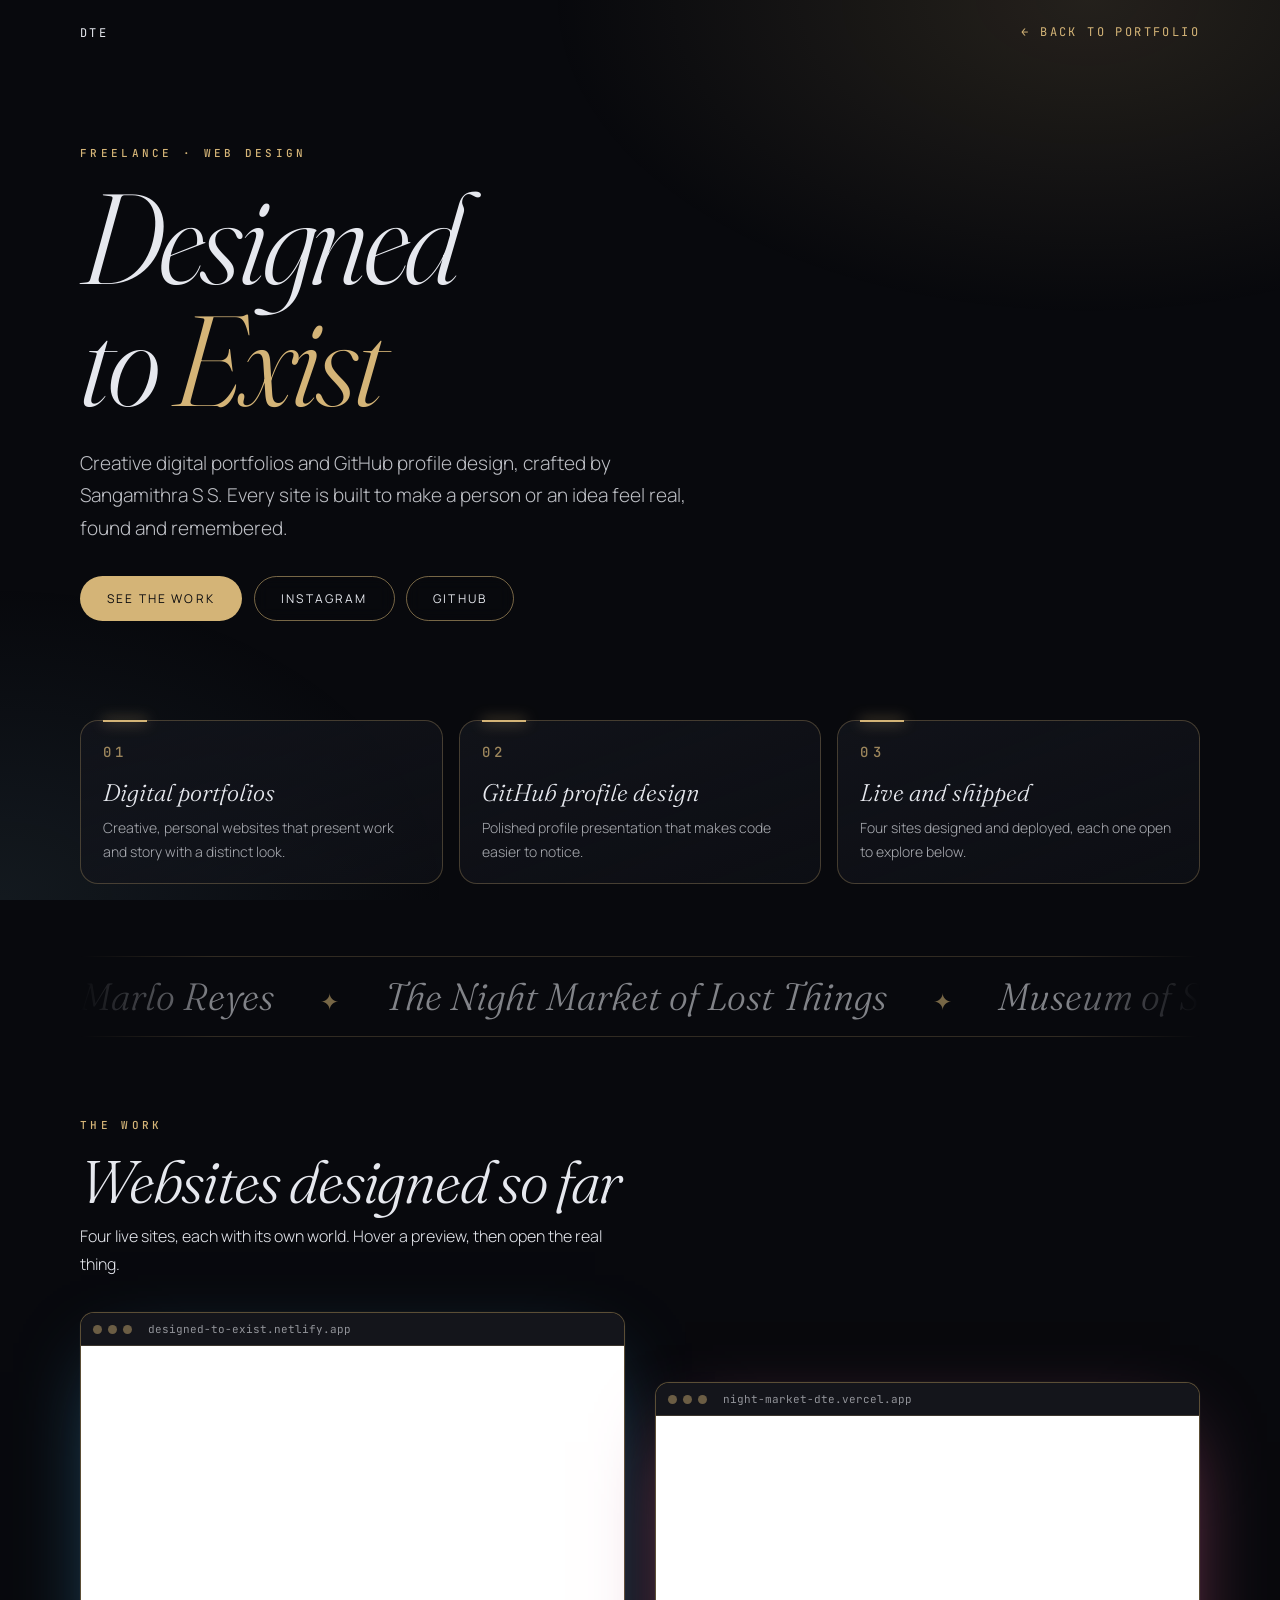
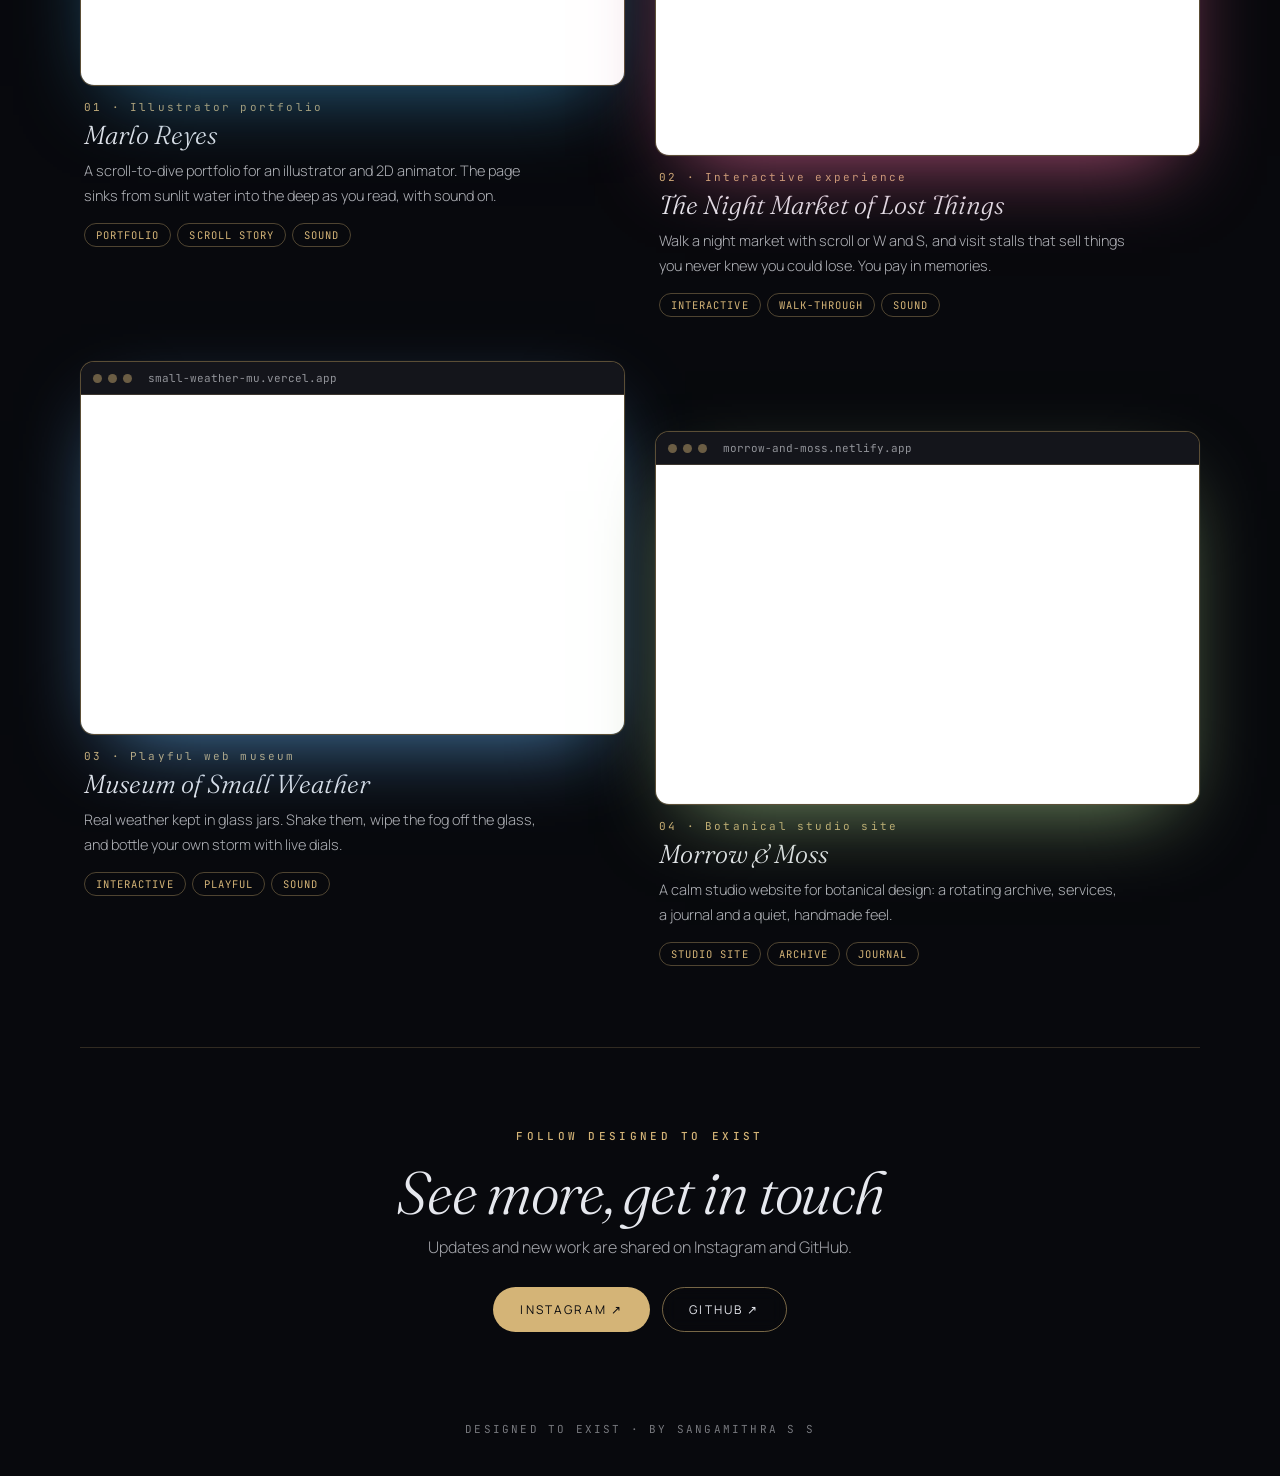
<file: dte.html>
<!DOCTYPE html>
<html lang="en">
<head>
<meta charset="utf-8">
<meta name="viewport" content="width=device-width, initial-scale=1, viewport-fit=cover">
<title>Designed to Exist — Freelance web design by Sangamithra S S</title>
<meta name="description" content="Designed to Exist (DTE): creative digital portfolios and GitHub profile design. Explore the websites designed so far.">
<meta name="theme-color" content="#08090D">
<meta property="og:title" content="Designed to Exist">
<meta property="og:description" content="Creative digital portfolios and GitHub profile design.">
<meta property="og:type" content="website">
<link rel="icon" type="image/png" sizes="32x32" href="/favicon-32x32.png?v=3">
<link rel="icon" type="image/png" sizes="16x16" href="/favicon-16x16.png?v=3">
<link rel="shortcut icon" href="/favicon.ico?v=3">
<link rel="apple-touch-icon" href="/apple-touch-icon.png?v=3">
<link href="https://fonts.googleapis.com/css2?family=Fraunces:ital,opsz,wght@0,9..144,300;1,9..144,300&family=Manrope:wght@300;400;600&family=JetBrains+Mono:wght@400;500&display=swap" rel="stylesheet">
<link rel="stylesheet" href="css/dte.css">
</head>
<body>
<div class="wrap">
<nav><span>DTE</span><a href="./#resume">← Back to portfolio</a></nav>

<header class="hero rv">
<p class="k">Freelance · Web design</p>
<h1>Designed<br>to <em>Exist</em></h1>
<p class="lead">Creative digital portfolios and GitHub profile design, crafted by Sangamithra S S. Every site is built to make a person or an idea feel real, found and remembered.</p>
<div class="row">
<a class="btn pri" href="#work">See the work</a>
<a class="btn" href="https://www.instagram.com/designed_toexist/" target="_blank" rel="noopener">Instagram</a>
<a class="btn" href="https://github.com/designedtoexist" target="_blank" rel="noopener">GitHub</a>
</div>
</header>

<section class="offer rv" aria-label="What DTE does">
<div class="card"><p class="k">01</p><h3>Digital portfolios</h3><p>Creative, personal websites that present work and story with a distinct look.</p></div>
<div class="card"><p class="k">02</p><h3>GitHub profile design</h3><p>Polished profile presentation that makes code easier to notice.</p></div>
<div class="card"><p class="k">03</p><h3>Live and shipped</h3><p>Four sites designed and deployed, each one open to explore below.</p></div>
</section>

<div class="mq rv" aria-hidden="true"><div><span>Marlo Reyes</span><span>The Night Market of Lost Things</span><span>Museum of Small Weather</span><span>Morrow &amp; Moss</span><span>Marlo Reyes</span><span>The Night Market of Lost Things</span><span>Museum of Small Weather</span><span>Morrow &amp; Moss</span></div></div>

<main id="work">
<p class="k rv">The work</p>
<h2 class="rv">Websites designed so far</h2>
<p class="sub rv">Four live sites, each with its own world. Hover a preview, then open the real thing.</p>
<div class="grid" id="sites"></div>
</main>

<section class="cta rv">
<p class="k">Follow Designed to Exist</p>
<h2>See more, get in touch</h2>
<p class="sub" style="margin:0 auto">Updates and new work are shared on Instagram and GitHub.</p>
<div class="row">
<a class="btn pri" href="https://www.instagram.com/designed_toexist/" target="_blank" rel="noopener">Instagram ↗</a>
<a class="btn" href="https://github.com/designedtoexist" target="_blank" rel="noopener">GitHub ↗</a>
</div>
</section>
<footer>Designed to Exist · by Sangamithra S S</footer>
</div>

<script>
const SITES=[
 {n:'Marlo Reyes',u:'https://designed-to-exist.netlify.app/',t:'Illustrator portfolio',d:'A scroll-to-dive portfolio for an illustrator and 2D animator. The page sinks from sunlit water into the deep as you read, with sound on.',g:['Portfolio','Scroll story','Sound'],c:'#2d6a8f'},
 {n:'The Night Market of Lost Things',u:'https://night-market-dte.vercel.app/',t:'Interactive experience',d:'Walk a night market with scroll or W and S, and visit stalls that sell things you never knew you could lose. You pay in memories.',g:['Interactive','Walk-through','Sound'],c:'#b4527a'},
 {n:'Museum of Small Weather',u:'https://small-weather-mu.vercel.app/',t:'Playful web museum',d:'Real weather kept in glass jars. Shake them, wipe the fog off the glass, and bottle your own storm with live dials.',g:['Interactive','Playful','Sound'],c:'#4d86b8'},
 {n:'Morrow & Moss',u:'https://morrow-and-moss.netlify.app/',t:'Botanical studio site',d:'A calm studio website for botanical design: a rotating archive, services, a journal and a quiet, handmade feel.',g:['Studio site','Archive','Journal'],c:'#7c9a6a'}
];
const g=document.getElementById('sites');
g.innerHTML=SITES.map((s,i)=>`<article class="site rv" style="--c:${s.c}"><a class="bw" href="${s.u}" target="_blank" rel="noopener" aria-label="Open ${s.n}"><div class="br"><i></i><i></i><i></i><u>${s.u.replace(/^https?:\/\//,'').replace(/\/$/,'')}</u></div><div class="vp"><b>${s.n}</b><iframe title="${s.n} preview" tabindex="-1" data-src="${s.u}" loading="lazy" referrerpolicy="no-referrer" sandbox="allow-scripts allow-same-origin"></iframe><span class="ov">Open live site ↗</span></div></a><div class="meta"><small>${String(i+1).padStart(2,'0')} · ${s.t}</small><h3>${s.n}</h3><p>${s.d}</p><div class="tags">${s.g.map(x=>`<span>${x}</span>`).join('')}</div></div></article>`).join('');
const fit=()=>document.querySelectorAll('.vp iframe').forEach(f=>{const v=f.parentNode,sc=v.clientWidth/1280;f.style.width='1280px';f.style.height=v.clientHeight/sc+'px';f.style.transform=`scale(${sc})`});
fit();addEventListener('resize',fit);
const io=new IntersectionObserver(es=>es.forEach(e=>{if(!e.isIntersecting)return;e.target.classList.add('on');const f=e.target.querySelector('iframe');if(f&&!f.src){f.onload=()=>f.classList.add('ok');f.src=f.dataset.src}io.unobserve(e.target)}),{threshold:.12});
document.querySelectorAll('.rv').forEach(el=>io.observe(el));
if(matchMedia('(hover:hover) and (prefers-reduced-motion:no-preference)').matches)document.querySelectorAll('.site').forEach(s=>{const b=s.querySelector('.bw');s.addEventListener('pointermove',e=>{const r=b.getBoundingClientRect(),x=(e.clientX-r.left)/r.width-.5,y=(e.clientY-r.top)/r.height-.5;b.style.transform=`perspective(900px) rotateY(${x*9}deg) rotateX(${-y*7}deg) translateY(-6px)`;b.style.setProperty('--mx',(x+.5)*100+'%');b.style.setProperty('--my',(y+.5)*100+'%')});s.addEventListener('pointerleave',()=>{b.style.transform=''})});
</script>
</body>
</html>
</file>
<file: css/dte.css>
:root{--ac:#D4B477;--acr:212,180,119;--tx:#E6E8EE;--bg:#08090D;--bg2:#12141B;color-scheme:dark}
*{box-sizing:border-box;margin:0}
html{scroll-behavior:smooth}
body{background:var(--bg);color:var(--tx);font:300 16px/1.7 Manrope,system-ui,sans-serif;min-height:100vh;overflow-x:hidden;padding:env(safe-area-inset-top,0) 0 env(safe-area-inset-bottom,0)}
body:before{content:"";position:fixed;inset:0;z-index:-1;background:radial-gradient(60vw 50vh at 85% 0,rgba(var(--acr),.14),transparent 70%),radial-gradient(50vw 50vh at 0 100%,rgba(119,169,196,.1),transparent 70%)}
a{color:inherit}
.mono{font-family:'JetBrains Mono',ui-monospace,monospace}
.wrap{width:min(1120px,90vw);margin:0 auto}
nav{display:flex;justify-content:space-between;align-items:center;padding:24px 0;font:400 12px 'JetBrains Mono',monospace;letter-spacing:.2em;text-transform:uppercase}
nav a{text-decoration:none;color:var(--ac);border-bottom:1px solid transparent;transition:.3s}nav a:hover{border-color:var(--ac)}
.hero{padding:9vh 0 7vh}
.k{font:500 11px 'JetBrains Mono',monospace;letter-spacing:.3em;text-transform:uppercase;color:var(--ac);margin-bottom:18px}
h1{font:italic 300 clamp(48px,10vw,128px)/.95 Fraunces,Georgia,serif;letter-spacing:-.03em;margin-bottom:26px}
h1 em{color:var(--ac)}
.lead{max-width:56ch;font-size:clamp(16px,1.6vw,19px);opacity:.82;margin-bottom:32px}
.row{display:flex;flex-wrap:wrap;gap:12px}
.btn{display:inline-block;border:1px solid rgba(var(--acr),.55);border-radius:40px;padding:13px 26px;font:400 12px Manrope,sans-serif;letter-spacing:.18em;text-transform:uppercase;text-decoration:none;transition:.35s;backdrop-filter:blur(8px)}
.btn:hover,.btn.pri{background:var(--ac);color:#08090D}.btn.pri:hover{background:transparent;color:var(--tx)}
.offer{display:grid;grid-template-columns:repeat(auto-fit,minmax(240px,1fr));gap:16px;padding:4vh 0 8vh}
.card{position:relative;padding:22px 22px 20px;border:1px solid rgba(var(--acr),.28);border-radius:18px;background:linear-gradient(160deg,rgba(18,20,27,.9),rgba(18,20,27,.5))}
.card:before{content:"";position:absolute;left:22px;top:-1px;width:44px;height:2px;background:var(--ac);box-shadow:0 0 14px var(--ac)}
.card h3{font:italic 300 24px/1.2 Fraunces,serif;margin:6px 0 8px}.card p{font-size:14px;opacity:.72}
h2{font:italic 300 clamp(32px,5vw,60px)/1.05 Fraunces,serif;letter-spacing:-.02em;margin-bottom:10px}
.sub{opacity:.7;max-width:56ch;margin-bottom:34px}
.grid{display:grid;grid-template-columns:repeat(2,1fr);gap:44px 30px;padding-bottom:9vh}.site:nth-child(even){margin-top:70px}@media(max-width:820px){.grid{grid-template-columns:1fr;gap:40px}.site:nth-child(even){margin-top:0}}
.site{display:flex;flex-direction:column;gap:14px}
.bw{display:block;text-decoration:none;position:relative;border-radius:14px;will-change:transform;overflow:hidden;border:1px solid rgba(var(--acr),.4);background:#0a0a0c;box-shadow:0 30px 80px -30px var(--c,#000),0 0 0 1px rgba(255,255,255,.02);transition:transform .35s cubic-bezier(.2,.7,.2,1),border-color .3s,box-shadow .4s}.bw:hover{border-color:var(--ac);box-shadow:0 40px 90px -30px var(--c),0 0 50px -10px var(--c)}.bw:after{content:'';position:absolute;inset:0;pointer-events:none;background:radial-gradient(260px circle at var(--mx,50%) var(--my,0%),rgba(255,255,255,.14),transparent 60%);opacity:0;transition:opacity .3s}.bw:hover:after{opacity:1}

.br{display:flex;align-items:center;gap:6px;padding:9px 12px;background:#14151b;border-bottom:1px solid rgba(var(--acr),.2)}
.br i{width:9px;height:9px;border-radius:50%;background:rgba(var(--acr),.45)}
.br u{margin-left:10px;text-decoration:none;font:400 11px 'JetBrains Mono',monospace;opacity:.6;white-space:nowrap;overflow:hidden;text-overflow:ellipsis}
.vp{position:relative;aspect-ratio:16/10;overflow:hidden;background:linear-gradient(135deg,#12141B,#1B2A40)}
.vp b{position:absolute;inset:0;display:grid;place-items:center;font:italic 300 28px Fraunces,serif;color:rgba(var(--acr),.55)}
.vp iframe{position:absolute;left:0;top:0;border:0;transform-origin:0 0;pointer-events:none;background:#fff;opacity:0;transition:opacity .8s}.vp iframe.ok{opacity:1}
.meta{display:flex;justify-content:space-between;align-items:baseline;gap:12px;flex-wrap:wrap}
.meta h3{font:italic 300 26px/1.2 Fraunces,serif}.meta small{font:400 11px 'JetBrains Mono',monospace;letter-spacing:.2em;color:var(--ac)}
.meta a{font:500 12px 'JetBrains Mono',monospace;letter-spacing:.14em;text-transform:uppercase;color:var(--ac);text-decoration:none;border-bottom:1px solid rgba(var(--acr),.5)}
.cta{text-align:center;padding:9vh 0 10vh;border-top:1px solid rgba(var(--acr),.2)}
.cta .row{justify-content:center;margin-top:26px}
footer{padding:0 0 40px;text-align:center;font:400 11px 'JetBrains Mono',monospace;letter-spacing:.2em;opacity:.5;text-transform:uppercase}
.rv{opacity:0;transform:translateY(22px);transition:opacity .9s,transform .9s cubic-bezier(.2,.7,.2,1)}.rv.on{opacity:1;transform:none}

.vp{background:linear-gradient(135deg,#12141B,var(--c,#1B2A40))}
.ov{position:absolute;right:14px;bottom:14px;padding:8px 16px;border-radius:30px;background:var(--ac);color:#08090D;font:500 11px 'JetBrains Mono',monospace;letter-spacing:.14em;text-transform:uppercase;opacity:0;transform:translateY(8px);transition:.3s}.bw:hover .ov,.bw:focus-visible .ov{opacity:1;transform:none}
.meta{display:block;padding:0 4px}.meta small{display:block;margin-bottom:6px}.meta p{font-size:14.5px;opacity:.75;margin:8px 0 14px;max-width:52ch}
.tags{display:flex;flex-wrap:wrap;gap:6px}.tags span{font:400 10.5px 'JetBrains Mono',monospace;letter-spacing:.1em;text-transform:uppercase;padding:4px 11px;border:1px solid rgba(var(--acr),.35);border-radius:14px;color:var(--ac)}
.mq{overflow:hidden;border-block:1px solid rgba(var(--acr),.2);padding:16px 0;margin:0 0 9vh;mask-image:linear-gradient(90deg,transparent,#000 12%,#000 88%,transparent)}
.mq div{display:flex;gap:46px;width:max-content;animation:mq 34s linear infinite}.mq span{font:italic 300 clamp(22px,3vw,38px) Fraunces,serif;white-space:nowrap;opacity:.55}.mq span:after{content:'✦';margin-left:46px;color:var(--ac);font-style:normal;font-size:.6em}
@keyframes mq{to{transform:translateX(-50%)}}
@media(prefers-reduced-motion:reduce){.mq div{animation:none}.rv{opacity:1;transform:none;transition:none}html{scroll-behavior:auto}}
</file>
